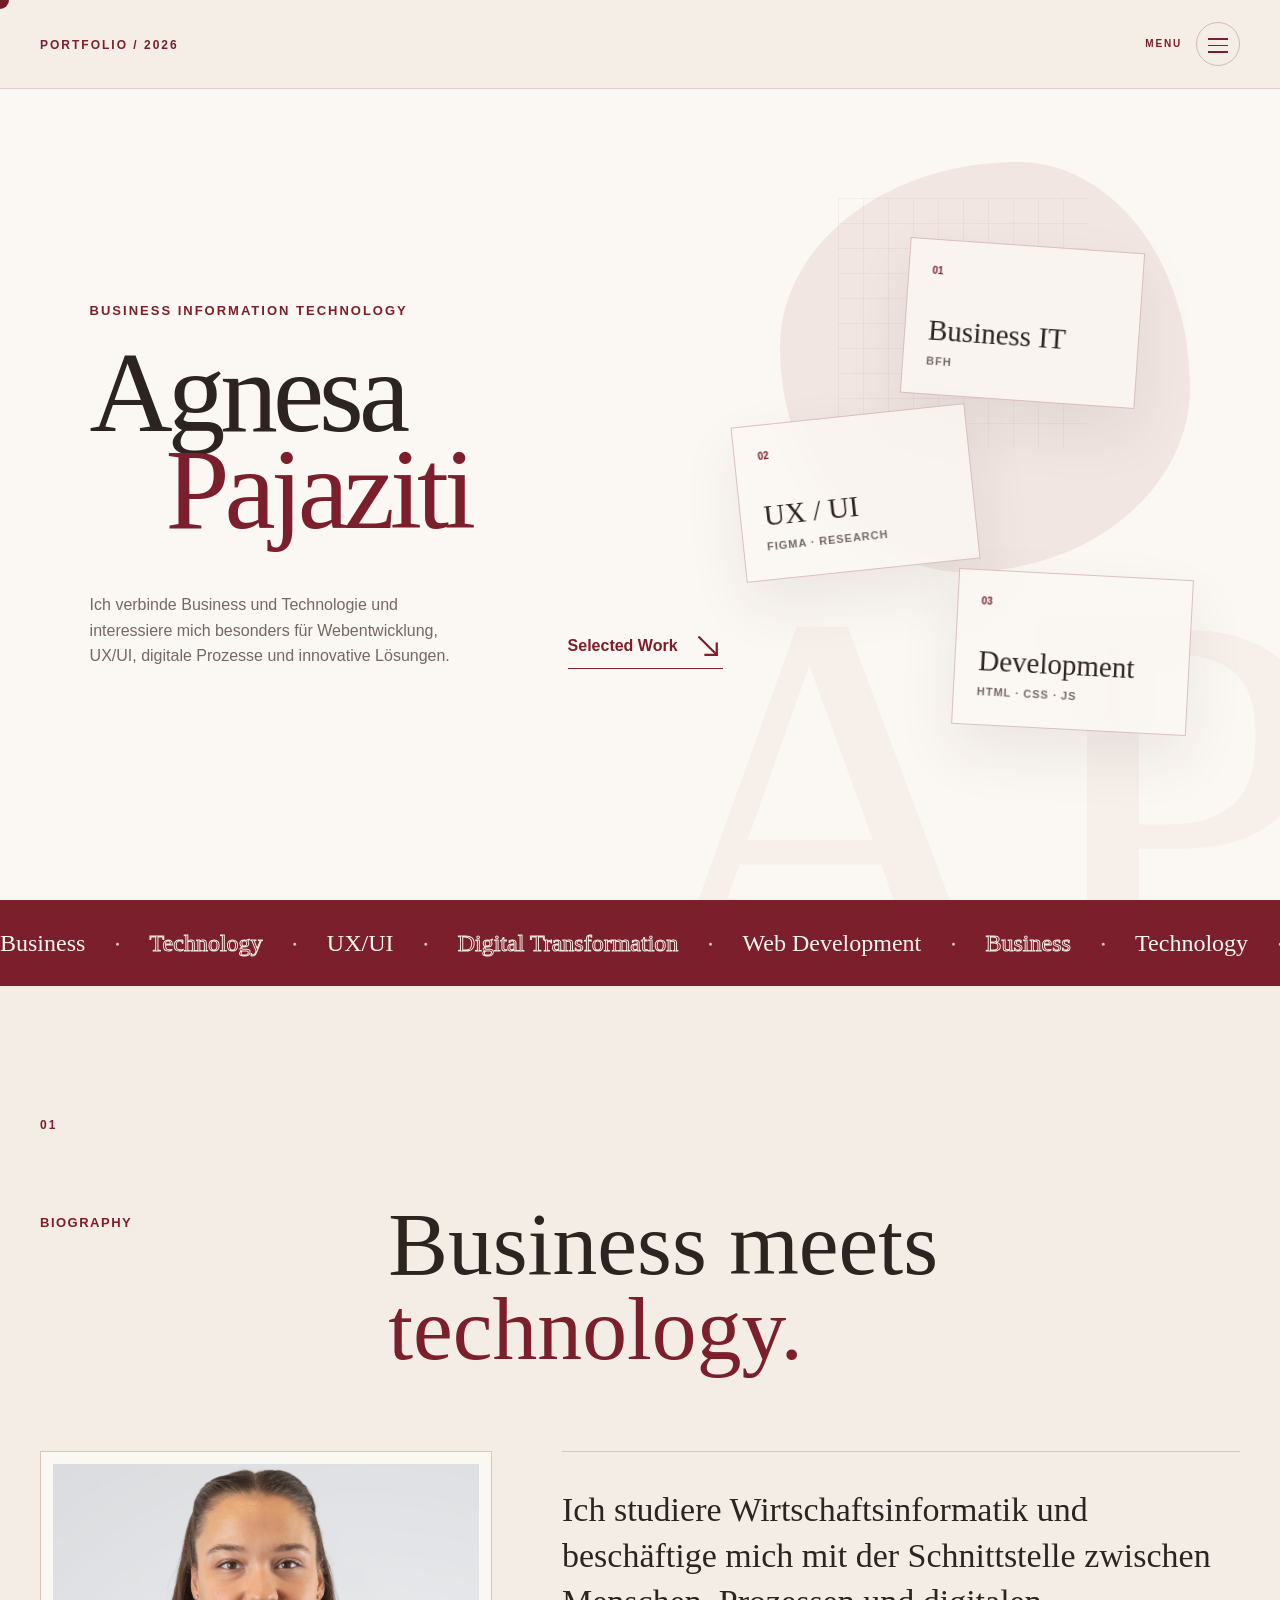
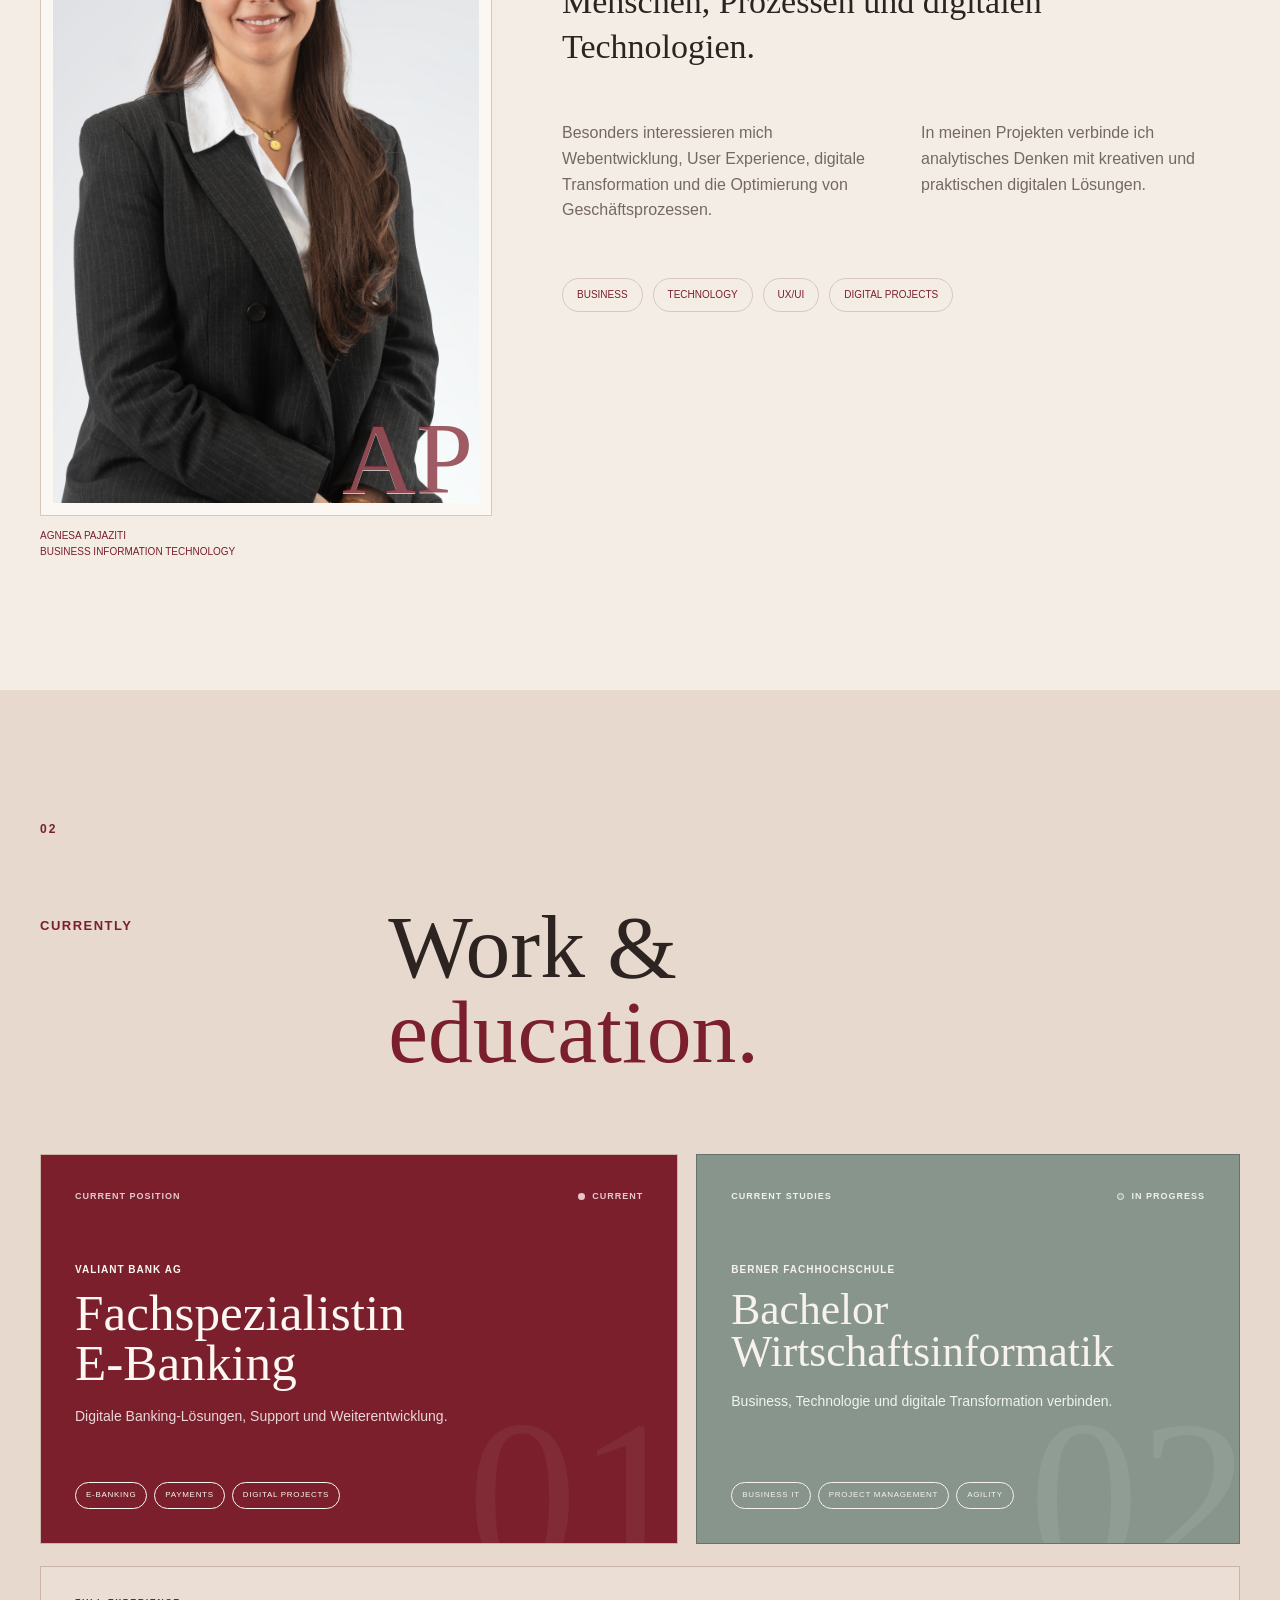
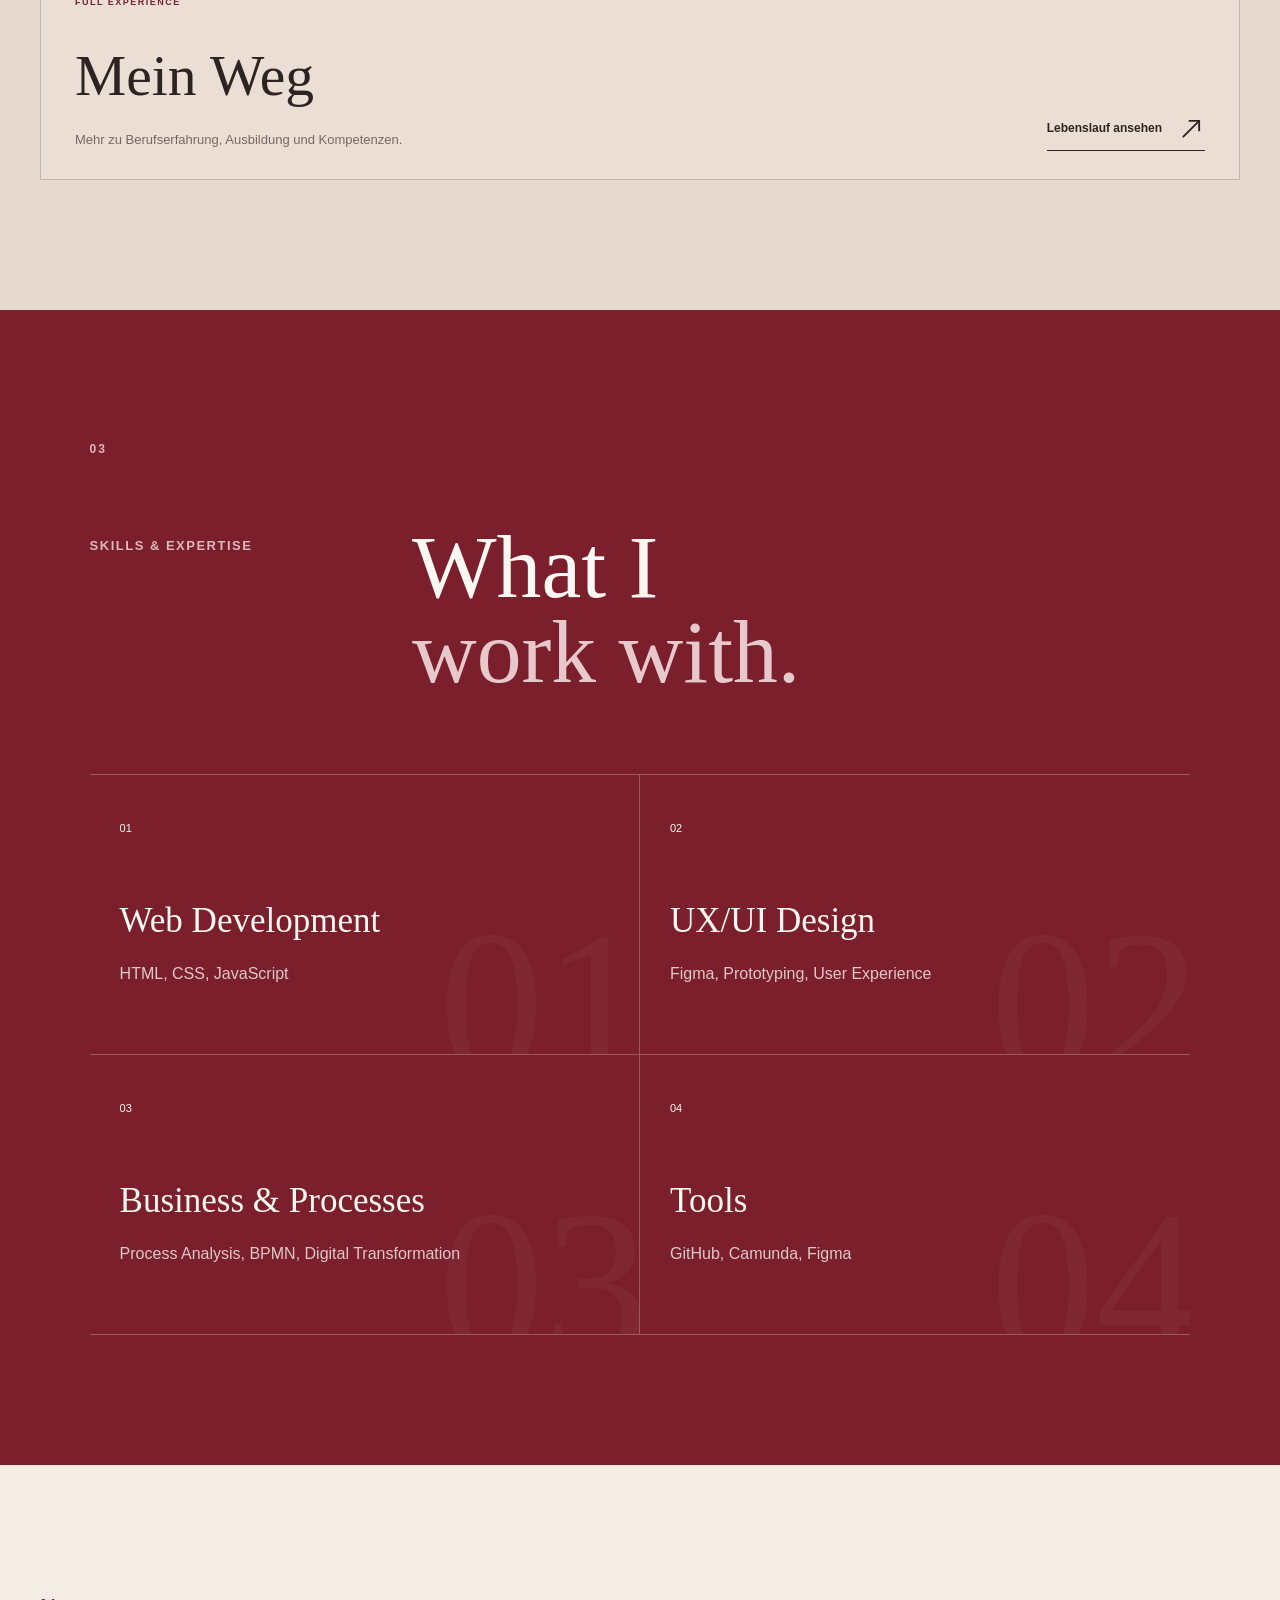
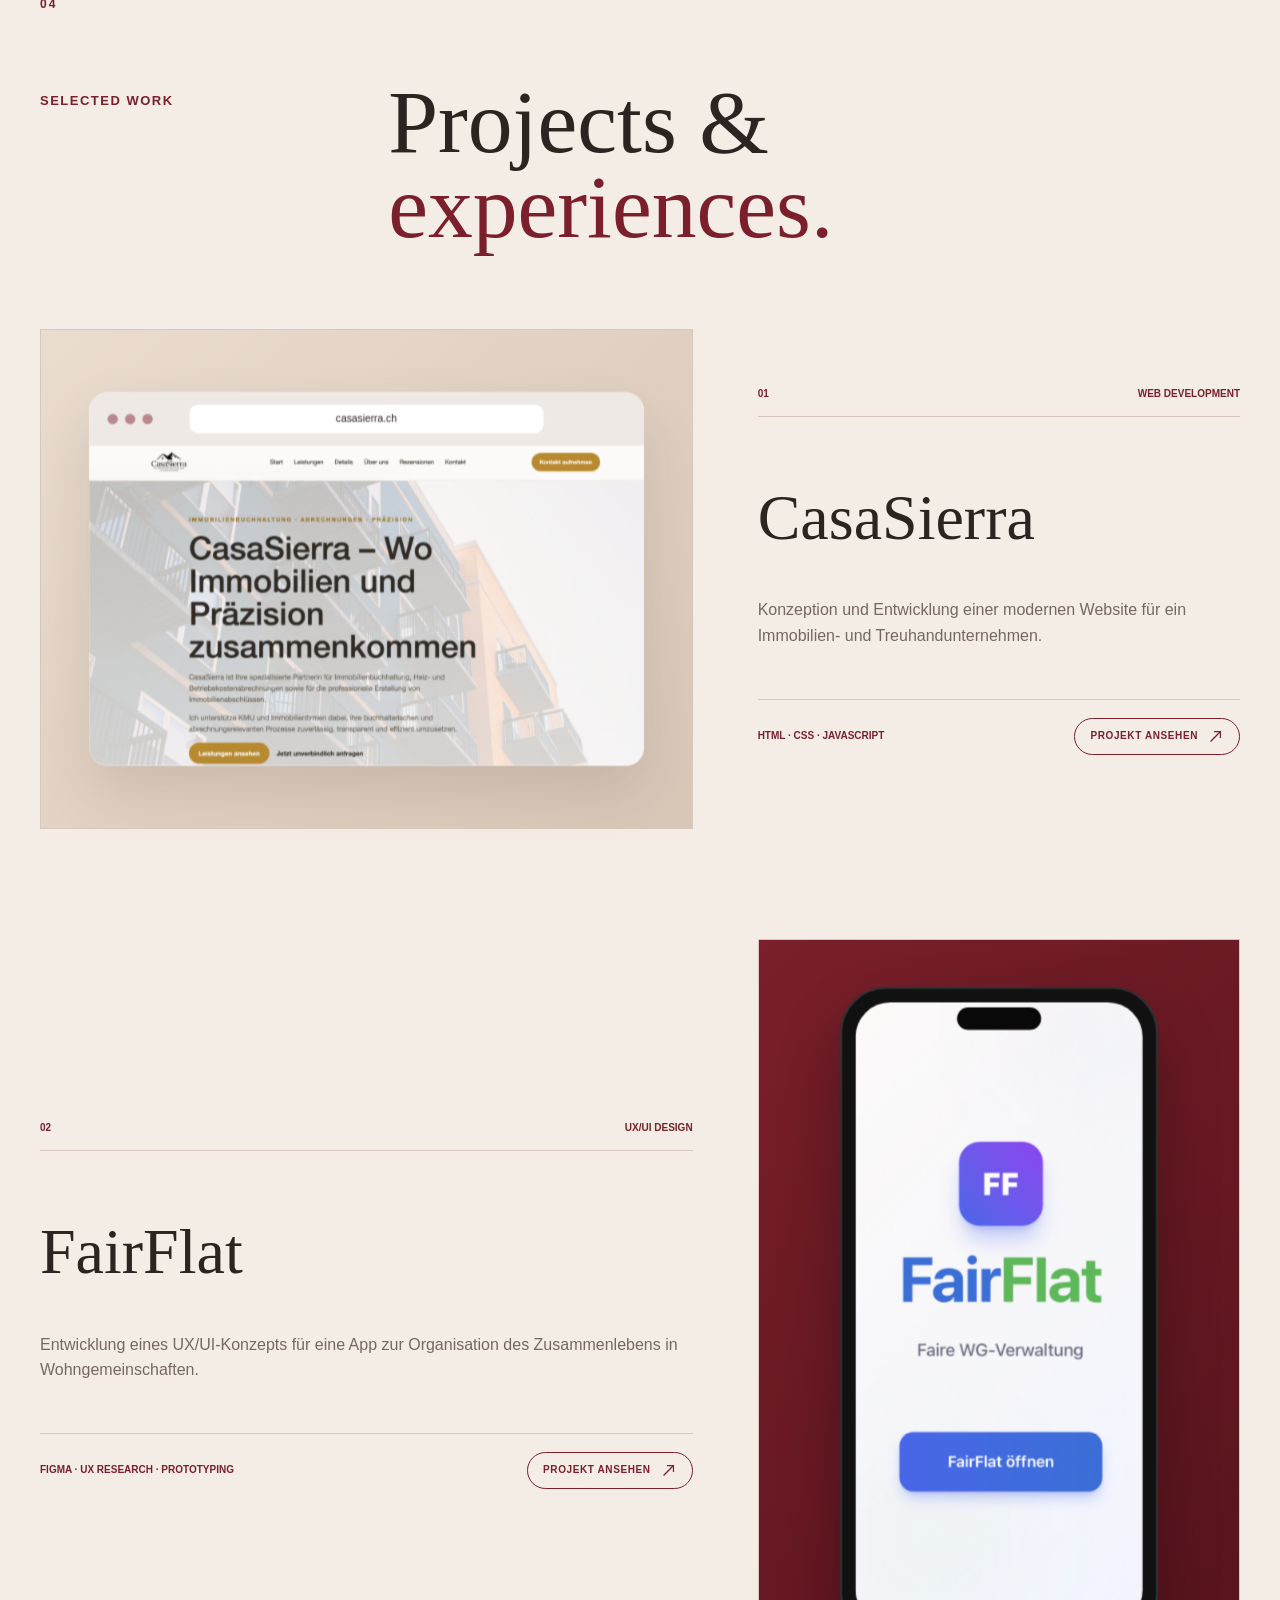
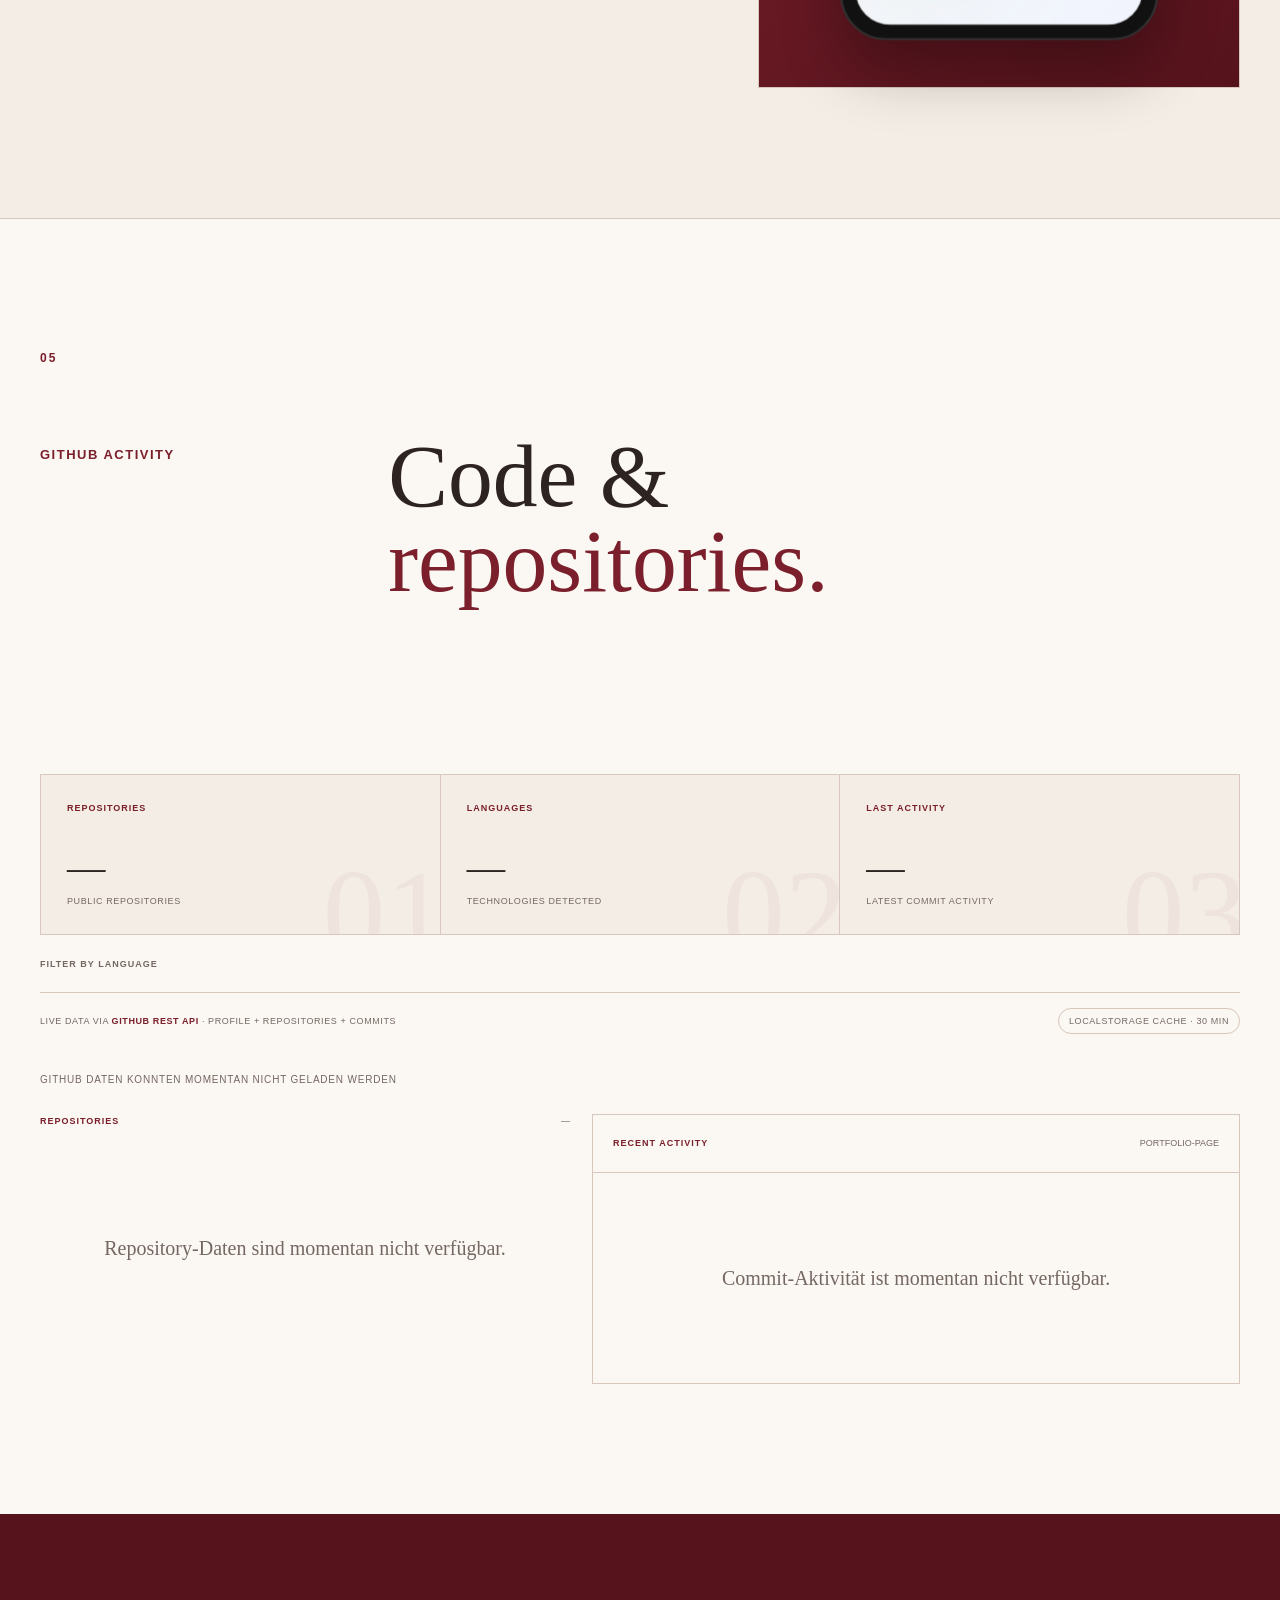
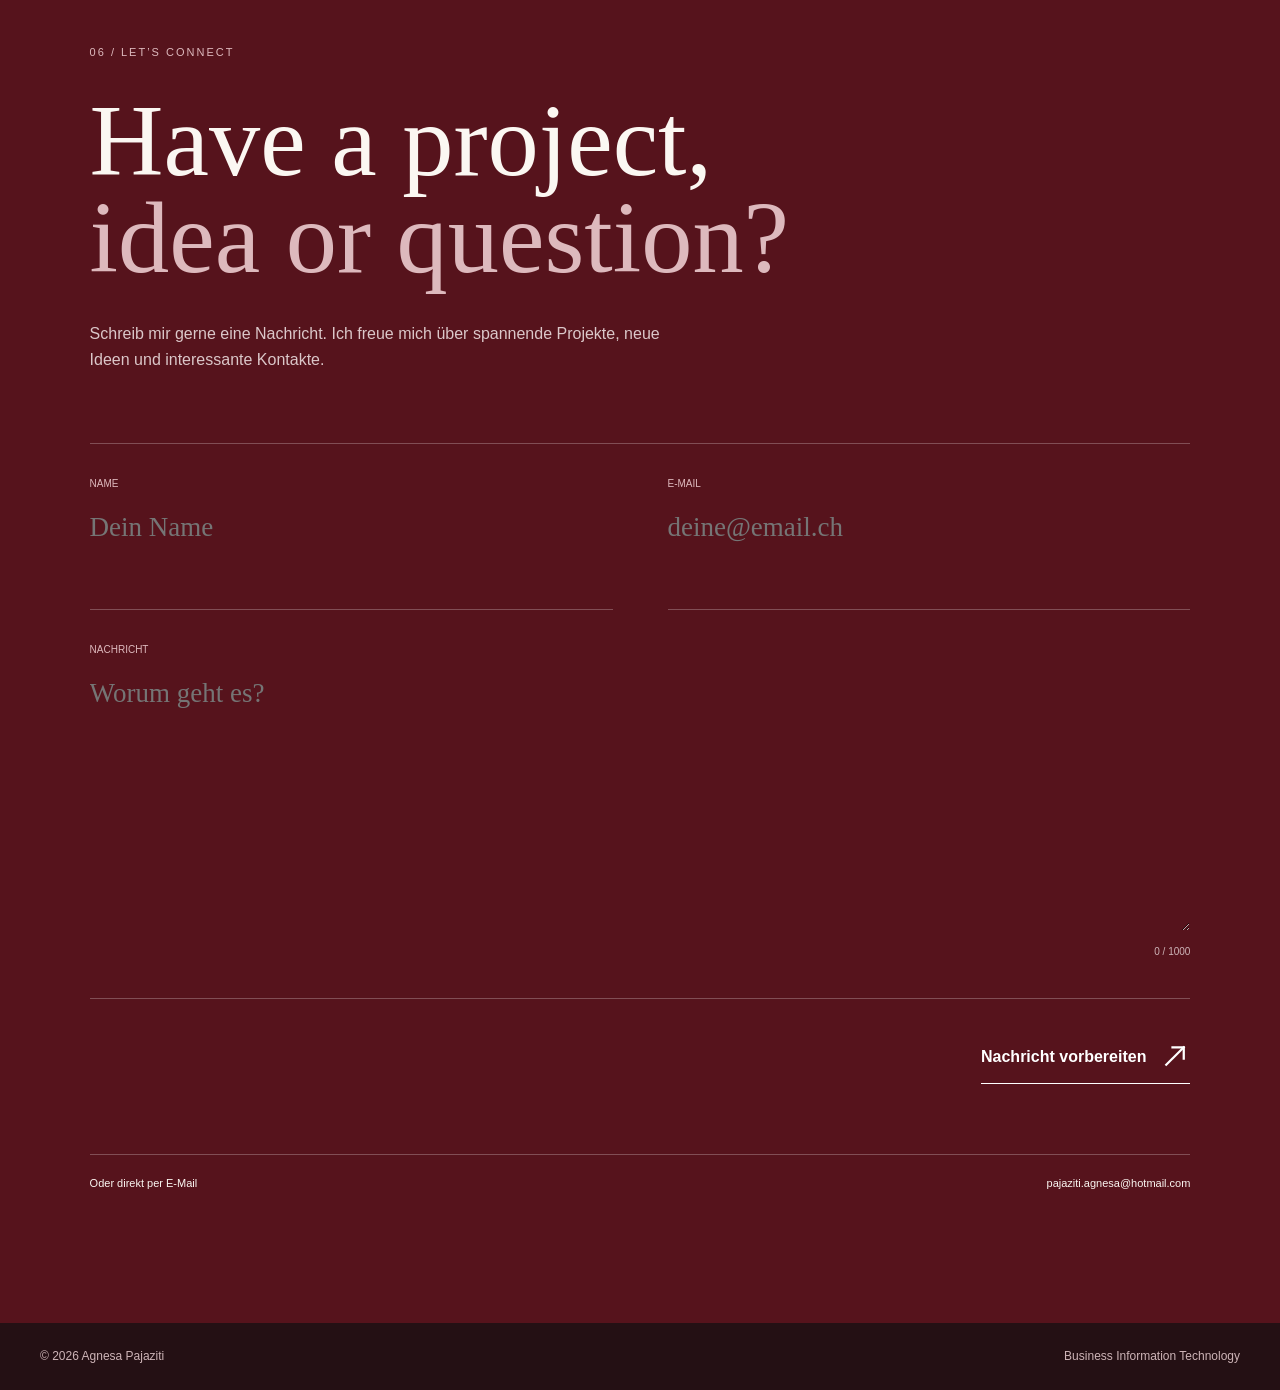
<file: index.html>
<!DOCTYPE html>
<html lang="de">

<head>
    <meta charset="UTF-8">

    <meta
        name="viewport"
        content="width=device-width, initial-scale=1.0"
    >

    <meta
        name="description"
        content="Portfolio von Agnesa Pajaziti – Wirtschaftsinformatik, Webentwicklung, UX/UI und digitale Projekte."
    >

    <title>Agnesa Pajaziti | Portfolio</title>

    <link
        rel="stylesheet"
        href="style.css"
    >
</head>

<body>

    <!-- CUSTOM CURSOR -->
    <div
        class="custom-cursor"
        id="custom-cursor"
        aria-hidden="true"
    >
        <span id="custom-cursor-text"></span>
    </div>


    <!-- HEADER -->

    <header class="site-header">

        <nav class="navbar">

            <a
                href="#home"
                class="brand-block"
                data-cursor="HOME"
            >
                <span class="brand-subtitle">
                    Portfolio / 2026
                </span>
            </a>

            <div class="menu-area">

                <span class="menu-label">
                    MENU
                </span>

                <button
                    class="menu-toggle"
                    type="button"
                    aria-label="Navigation öffnen"
                    aria-expanded="false"
                    aria-controls="main-navigation"
                    data-cursor="MENU"
                >
                    <span></span>
                    <span></span>
                    <span></span>
                </button>

            </div>

            <ul
                class="nav-links"
                id="main-navigation"
            >

                <li>
                    <a href="#about">
                        Biography
                    </a>
                </li>

                <li>
                    <a href="#experience">
                        Experience
                    </a>
                </li>

                <li>
                    <a href="#skills">
                        Skills
                    </a>
                </li>

                <li>
                    <a href="#projects">
                        My Work
                    </a>
                </li>

                <li>
                    <a href="#github">
                        GitHub
                    </a>
                </li>

                <li>
                    <a href="#contact">
                        Contact
                    </a>
                </li>

            </ul>

        </nav>

    </header>


    <main>

        <!-- HERO -->

        <section
            id="home"
            class="hero"
        >

            <div
                class="hero-background-word"
                aria-hidden="true"
            >
                AP
            </div>

            <div
                class="hero-orb"
                aria-hidden="true"
            ></div>

            <div
                class="hero-grid-decoration"
                aria-hidden="true"
            ></div>


            <div class="hero-main">

                <div class="hero-copy">

                    <p class="hero-label">
                        Business Information Technology
                    </p>

                    <h1>
                        Agnesa

                        <span>
                            Pajaziti
                        </span>
                    </h1>


                    <div class="hero-bottom">

                        <p class="hero-description">
                            Ich verbinde Business und Technologie und interessiere
                            mich besonders für Webentwicklung, UX/UI,
                            digitale Prozesse und innovative Lösungen.
                        </p>

                        <a
                            href="#projects"
                            class="hero-link"
                            data-cursor="VIEW"
                        >
                            Selected Work

                            <svg
                                class="arrow-icon"
                                viewBox="0 0 24 24"
                                aria-hidden="true"
                            >
                                <path d="M5 5 L19 19"></path>
                                <path d="M10 19 H19 V10"></path>
                            </svg>

                        </a>

                    </div>

                </div>


                <!-- FLOATING CARDS -->

                <div
                    class="hero-cards"
                    aria-hidden="true"
                >

                    <article class="hero-card hero-card-one">

                        <span>
                            01
                        </span>

                        <p>
                            Business IT
                        </p>

                        <strong>
                            BFH
                        </strong>

                    </article>


                    <article class="hero-card hero-card-two">

                        <span>
                            02
                        </span>

                        <p>
                            UX / UI
                        </p>

                        <strong>
                            Figma · Research
                        </strong>

                    </article>


                    <article class="hero-card hero-card-three">

                        <span>
                            03
                        </span>

                        <p>
                            Development
                        </p>

                        <strong>
                            HTML · CSS · JS
                        </strong>

                    </article>

                </div>

            </div>

        </section>


        <!-- TICKER -->

        <section
            class="ticker-section"
            aria-label="Portfolio Themen"
        >

            <div class="ticker-track">

                <div class="ticker-content">

                    <span>
                        Business
                    </span>

                    <i>
                        ●
                    </i>

                    <span class="ticker-outline">
                        Technology
                    </span>

                    <i>
                        ●
                    </i>

                    <span>
                        UX/UI
                    </span>

                    <i>
                        ●
                    </i>

                    <span class="ticker-outline">
                        Digital Transformation
                    </span>

                    <i>
                        ●
                    </i>

                    <span>
                        Web Development
                    </span>

                    <i>
                        ●
                    </i>

                    <span class="ticker-outline">
                        Business
                    </span>

                    <i>
                        ●
                    </i>

                    <span>
                        Technology
                    </span>

                    <i>
                        ●
                    </i>

                    <span class="ticker-outline">
                        UX/UI
                    </span>

                    <i>
                        ●
                    </i>

                    <span>
                        Digital Transformation
                    </span>

                    <i>
                        ●
                    </i>

                    <span class="ticker-outline">
                        Web Development
                    </span>

                </div>

            </div>

        </section>


        <!-- BIOGRAPHY -->

        <section
            id="about"
            class="editorial-section"
        >

            <div class="section-number">
                01
            </div>


            <div class="section-heading">

                <p>
                    Biography
                </p>

                <h2>
                    Business meets

                    <span>
                        technology.
                    </span>
                </h2>

            </div>


            <div class="bio-layout">

                <div class="bio-image-column">

                    <div class="bio-image-frame">

                        <img
                            src="Pajaziti_Agnesa_paz_10922_bea.jpg"
                            alt="Portrait von Agnesa Pajaziti"
                            class="bio-image"
                        >

                        <div
                            class="image-number"
                            aria-hidden="true"
                        >
                            AP
                        </div>

                    </div>


                    <div class="bio-image-caption">

                        <span>
                            Agnesa Pajaziti
                        </span>

                        <span>
                            Business Information Technology
                        </span>

                    </div>

                </div>


                <div class="bio-content">

                    <p class="large-text">
                        Ich studiere Wirtschaftsinformatik und beschäftige mich
                        mit der Schnittstelle zwischen Menschen, Prozessen
                        und digitalen Technologien.
                    </p>


                    <div class="bio-small-text">

                        <p>
                            Besonders interessieren mich Webentwicklung,
                            User Experience, digitale Transformation und
                            die Optimierung von Geschäftsprozessen.
                        </p>

                        <p>
                            In meinen Projekten verbinde ich analytisches Denken
                            mit kreativen und praktischen digitalen Lösungen.
                        </p>

                    </div>


                    <div class="bio-tags">

                        <span>
                            Business
                        </span>

                        <span>
                            Technology
                        </span>

                        <span>
                            UX/UI
                        </span>

                        <span>
                            Digital Projects
                        </span>

                    </div>

                </div>

            </div>

        </section>


        <!-- CURRENT EXPERIENCE -->

        <section
            id="experience"
            class="experience-section"
        >

            <div class="experience-inner">

                <div class="section-number">
                    02
                </div>


                <div class="section-heading">

                    <p>
                        Currently
                    </p>

                    <h2>
                        Work &

                        <span>
                            education.
                        </span>
                    </h2>

                </div>


                <div class="current-grid">

                    <!-- VALIANT -->

                    <article class="current-card current-work">

                        <div class="current-card-top">

                            <span>
                                CURRENT POSITION
                            </span>

                            <span class="live-indicator">

                                <i></i>

                                Current

                            </span>

                        </div>


                        <div class="current-card-number">
                            01
                        </div>


                        <p class="current-company">
                            Valiant Bank AG
                        </p>


                        <h3>
                            Fachspezialistin

                            <span>
                                E-Banking
                            </span>
                        </h3>


                        <p class="current-description">
                            Digitale Banking-Lösungen,
                            Support und Weiterentwicklung.
                        </p>


                        <div class="current-tags">

                            <span>
                                E-Banking
                            </span>

                            <span>
                                Payments
                            </span>

                            <span>
                                Digital Projects
                            </span>

                        </div>

                    </article>


                    <!-- BFH -->

                    <article class="current-card current-study">

                        <div class="current-card-top">

                            <span>
                                CURRENT STUDIES
                            </span>

                            <span class="study-indicator">

                                <i></i>

                                In Progress

                            </span>

                        </div>


                        <div class="current-card-number">
                            02
                        </div>


                        <p class="current-company">
                            Berner Fachhochschule
                        </p>


                        <h3 class="study-title">
                            Bachelor

                            <span>
                                Wirtschafts&shy;informatik
                            </span>
                        </h3>


                        <p class="current-description">
                            Business, Technologie und digitale
                            Transformation verbinden.
                        </p>


                        <div class="current-tags">

                            <span>
                                Business IT
                            </span>

                            <span>
                                Project Management
                            </span>

                            <span>
                                Agility
                            </span>

                        </div>

                    </article>

                </div>


                <!-- CV PDF LINK -->

                <a
                    href="CV.pdf"
                    class="career-link"
                    data-cursor="OPEN"
                    target="_blank"
                    rel="noopener noreferrer"
                >

                    <div class="career-link-content">

                        <span class="career-link-label">
                            FULL EXPERIENCE
                        </span>

                        <h3>
                            Mein Weg
                        </h3>

                        <p>
                            Mehr zu Berufserfahrung,
                            Ausbildung und Kompetenzen.
                        </p>

                    </div>


                    <div class="career-link-action">

                        <span>
                            Lebenslauf ansehen
                        </span>

                        <svg
                            class="career-arrow"
                            viewBox="0 0 24 24"
                            aria-hidden="true"
                        >
                            <path d="M5 19 L19 5"></path>
                            <path d="M10 5 H19 V14"></path>
                        </svg>

                    </div>

                </a>

            </div>

        </section>


        <!-- SKILLS -->

        <section
            id="skills"
            class="skills-section"
        >

            <div class="section-number">
                03
            </div>


            <div class="section-heading">

                <p>
                    Skills & Expertise
                </p>

                <h2>
                    What I

                    <span>
                        work with.
                    </span>
                </h2>

            </div>


            <div class="skills-grid">

                <article class="skill-item">

                    <span class="skill-background-number">
                        01
                    </span>

                    <span class="skill-number">
                        01
                    </span>

                    <h3>
                        Web Development
                    </h3>

                    <p>
                        HTML, CSS, JavaScript
                    </p>

                </article>


                <article class="skill-item">

                    <span class="skill-background-number">
                        02
                    </span>

                    <span class="skill-number">
                        02
                    </span>

                    <h3>
                        UX/UI Design
                    </h3>

                    <p>
                        Figma, Prototyping, User Experience
                    </p>

                </article>


                <article class="skill-item">

                    <span class="skill-background-number">
                        03
                    </span>

                    <span class="skill-number">
                        03
                    </span>

                    <h3>
                        Business & Processes
                    </h3>

                    <p>
                        Process Analysis, BPMN, Digital Transformation
                    </p>

                </article>


                <article class="skill-item">

                    <span class="skill-background-number">
                        04
                    </span>

                    <span class="skill-number">
                        04
                    </span>

                    <h3>
                        Tools
                    </h3>

                    <p>
                        GitHub, Camunda, Figma
                    </p>

                </article>

            </div>

        </section>


        <!-- PROJECTS -->

        <section
            id="projects"
            class="projects-section"
        >

            <div class="section-number">
                04
            </div>


            <div class="section-heading">

                <p>
                    Selected Work
                </p>

                <h2>
                    Projects &

                    <span>
                        experiences.
                    </span>
                </h2>

            </div>


            <div
                class="project-showcase"
                id="project-showcase"
            ></div>

        </section>


        <!-- GITHUB -->

        <section
            id="github"
            class="github-section"
        >

            <div class="github-inner">

                <div class="section-number">
                    05
                </div>


                <div class="section-heading">

                    <p>
                        GitHub Activity
                    </p>

                    <h2>
                        Code &

                        <span>
                            repositories.
                        </span>
                    </h2>

                </div>


                <div class="github-intro">

                    <p>
                        Meine öffentlichen GitHub-Repositories werden
                        automatisch über die GitHub API geladen.
                    </p>


                    <a
                        href="https://github.com/Agnesa22"
                        target="_blank"
                        rel="noopener noreferrer"
                        class="github-profile-link"
                        data-cursor="OPEN"
                    >
                        GitHub Profile

                        <svg
                            class="arrow-icon"
                            viewBox="0 0 24 24"
                            aria-hidden="true"
                        >
                            <path d="M5 19 L19 5"></path>
                            <path d="M10 5 H19 V14"></path>
                        </svg>

                    </a>

                </div>


                <div
                    id="github-status"
                    class="github-status"
                    aria-live="polite"
                >
                    Repositories werden geladen...
                </div>


                <div
                    id="github-repositories"
                    class="github-grid"
                ></div>

            </div>

        </section>


        <!-- CONTACT -->

        <section
            id="contact"
            class="contact-section"
        >

            <div class="contact-inner">

                <div class="contact-header">

                    <p class="contact-label">
                        06 / Let’s connect
                    </p>

                    <h2>
                        Have a project,

                        <span>
                            idea or question?
                        </span>
                    </h2>

                    <p class="contact-text">
                        Schreib mir gerne eine Nachricht.
                        Ich freue mich über spannende Projekte,
                        neue Ideen und interessante Kontakte.
                    </p>

                </div>


                <form
                    id="contact-form"
                    class="contact-form"
                    novalidate
                >

                    <div class="form-group">

                        <label for="contact-name">
                            Name
                        </label>

                        <input
                            type="text"
                            id="contact-name"
                            name="name"
                            autocomplete="name"
                            placeholder="Dein Name"
                        >

                        <p
                            class="form-error"
                            id="name-error"
                        ></p>

                    </div>


                    <div class="form-group">

                        <label for="contact-email">
                            E-Mail
                        </label>

                        <input
                            type="email"
                            id="contact-email"
                            name="email"
                            autocomplete="email"
                            placeholder="deine@email.ch"
                        >

                        <p
                            class="form-error"
                            id="email-error"
                        ></p>

                    </div>


                    <div class="form-group form-group-message">

                        <label for="contact-message">
                            Nachricht
                        </label>

                        <textarea
                            id="contact-message"
                            name="message"
                            rows="6"
                            placeholder="Worum geht es?"
                        ></textarea>


                        <div class="message-meta">

                            <p
                                class="form-error"
                                id="message-error"
                            ></p>

                            <span
                                id="character-count"
                                class="character-count"
                            >
                                0 / 1000
                            </span>

                        </div>

                    </div>


                    <div class="form-footer">

                        <p
                            id="form-status"
                            class="form-status"
                            aria-live="polite"
                        ></p>


                        <button
                            type="submit"
                            class="contact-submit"
                            data-cursor="SEND"
                        >
                            Nachricht vorbereiten

                            <svg
                                class="arrow-icon"
                                viewBox="0 0 24 24"
                                aria-hidden="true"
                            >
                                <path d="M5 19 L19 5"></path>
                                <path d="M10 5 H19 V14"></path>
                            </svg>

                        </button>

                    </div>

                </form>


                <div class="contact-direct">

                    <span>
                        Oder direkt per E-Mail
                    </span>

                    <a
                        href="mailto:pajaziti.agnesa@hotmail.com"
                        data-cursor="MAIL"
                    >
                        pajaziti.agnesa@hotmail.com
                    </a>

                </div>

            </div>

        </section>

    </main>


    <!-- PROJECT MODAL -->

    <div
        class="project-modal"
        id="project-modal"
        aria-hidden="true"
    >

        <div
            class="project-modal-backdrop"
            data-modal-close
        ></div>


        <div
            class="project-modal-dialog"
            role="dialog"
            aria-modal="true"
            aria-labelledby="modal-project-title"
        >

            <button
                class="project-modal-close"
                type="button"
                aria-label="Projektansicht schliessen"
                data-modal-close
            >
                ×
            </button>


            <div class="project-modal-meta">

                <span id="modal-project-number"></span>

                <span id="modal-project-category"></span>

            </div>


            <h2 id="modal-project-title"></h2>

            <p
                class="project-modal-intro"
                id="modal-project-description"
            ></p>


            <div class="project-modal-grid">

                <article class="modal-detail">

                    <span>
                        01
                    </span>

                    <h3>
                        Ausgangslage
                    </h3>

                    <p id="modal-project-challenge"></p>

                </article>


                <article class="modal-detail">

                    <span>
                        02
                    </span>

                    <h3>
                        Umsetzung
                    </h3>

                    <p id="modal-project-solution"></p>

                </article>


                <article class="modal-detail">

                    <span>
                        03
                    </span>

                    <h3>
                        Ergebnis
                    </h3>

                    <p id="modal-project-result"></p>

                </article>

            </div>


            <div class="project-modal-footer">

                <span>
                    Technologies
                </span>

                <p id="modal-project-technologies"></p>

            </div>

        </div>

    </div>


    <!-- FOOTER -->

    <footer>

        <p>
            © 2026 Agnesa Pajaziti
        </p>

        <p>
            Business Information Technology
        </p>

    </footer>


    <!-- JAVASCRIPT -->

    <script src="script.js"></script>
    <script src="github-enhancements.js"></script>
    <script src="accessibility-enhancements.js"></script>

</body>

</html>
</file>
<file: style.css>
:root {
    --cream: #f4ede5;
    --cream-light: #fbf7f2;
    --cream-dark: #e7d9ce;

    --burgundy: #7a1f2b;
    --burgundy-dark: #56131c;
    --burgundy-soft: #b8898f;

    --sage: #87958c;
    --sage-dark: #65736a;
    --sage-light: #dfe4df;

    --text: #2d2422;
    --text-soft: #756863;

    --line: #d8c7bc;

    --max-width: 1280px;
    --header-height: 88px;

    --arrow-size: 30px;
}


/* RESET */

* {
    box-sizing: border-box;
    margin: 0;
    padding: 0;
}

html {
    scroll-behavior: smooth;
}

body {
    font-family: Arial, Helvetica, sans-serif;
    background: var(--cream);
    color: var(--text);
    line-height: 1.6;
    overflow-x: hidden;
}

body.menu-open,
body.modal-open {
    overflow: hidden;
}

a {
    color: inherit;
    text-decoration: none;
}

button,
input,
textarea {
    font: inherit;
}

ul {
    list-style: none;
}


/* CUSTOM CURSOR */

.custom-cursor {
    position: fixed;

    top: 0;
    left: 0;

    z-index: 9999;

    width: 18px;
    height: 18px;

    display: flex;

    align-items: center;
    justify-content: center;

    border-radius: 50%;

    background: var(--burgundy);

    color: white;

    font-size: 0;

    font-weight: 700;

    letter-spacing: 1px;

    pointer-events: none;

    transform:
        translate(-50%, -50%);

    transition:
        width 0.25s ease,
        height 0.25s ease,
        background-color 0.25s ease,
        font-size 0.25s ease;

    mix-blend-mode: multiply;
}

.custom-cursor.is-active {
    width: 72px;
    height: 72px;

    font-size: 9px;

    background:
        rgba(122, 31, 43, 0.9);

    mix-blend-mode: normal;
}


/* HEADER */

.site-header {
    position: fixed;

    top: 0;
    left: 0;

    width: 100%;

    z-index: 1000;

    background:
        rgba(244, 237, 229, 0.92);

    border-bottom:
        1px solid
        rgba(122, 31, 43, 0.14);

    backdrop-filter:
        blur(14px);

    -webkit-backdrop-filter:
        blur(14px);
}

.navbar {
    max-width:
        var(--max-width);

    min-height:
        var(--header-height);

    margin:
        0 auto;

    padding:
        16px 40px;

    display: flex;

    align-items: center;

    justify-content:
        space-between;
}

.brand-subtitle {
    font-size: 12px;

    font-weight: 700;

    letter-spacing: 2px;

    text-transform:
        uppercase;

    color:
        var(--burgundy);
}


/* MENU */

.menu-area {
    display: flex;

    align-items: center;

    gap: 14px;
}

.menu-label {
    font-size: 10px;

    font-weight: 700;

    letter-spacing: 1.8px;

    color:
        var(--burgundy);
}

.menu-toggle {
    width: 44px;
    height: 44px;

    padding: 10px;

    border:
        1px solid
        rgba(122, 31, 43, 0.25);

    border-radius: 50%;

    background: transparent;

    cursor: pointer;
}

.menu-toggle span {
    display: block;

    width: 20px;
    height: 1.5px;

    margin: 5px auto;

    background:
        var(--burgundy);

    transition:
        transform 0.3s ease,
        opacity 0.3s ease;
}

.menu-toggle.is-active
span:nth-child(1) {
    transform:
        translateY(6.5px)
        rotate(45deg);
}

.menu-toggle.is-active
span:nth-child(2) {
    opacity: 0;
}

.menu-toggle.is-active
span:nth-child(3) {
    transform:
        translateY(-6.5px)
        rotate(-45deg);
}


/* NAVIGATION */

.nav-links {
    position: fixed;

    top:
        var(--header-height);

    right: 0;

    width: 28vw;

    min-height:
        calc(
            100vh -
            var(--header-height)
        );

    padding:
        30px 35px;

    background:
        var(--cream-light);

    border-left:
        1px solid
        var(--line);

    opacity: 0;

    visibility: hidden;

    transform:
        translateX(100%);

    pointer-events: none;

    transition:
        opacity 0.4s ease,
        transform 0.4s ease,
        visibility 0.4s ease;
}

.nav-links.is-open {
    opacity: 1;

    visibility: visible;

    transform:
        translateX(0);

    pointer-events: auto;
}

.nav-links li {
    border-bottom:
        1px solid
        var(--line);
}

.nav-links a {
    display: block;

    padding:
        18px 0;

    font-family:
        Georgia,
        "Times New Roman",
        serif;

    font-size: 28px;

    transition:
        color 0.25s ease,
        padding-left 0.25s ease;
}

.nav-links a:hover {
    color:
        var(--burgundy);

    padding-left:
        8px;
}


/* ARROWS */

.arrow-icon {
    width:
        var(--arrow-size);

    height:
        var(--arrow-size);

    display: block;

    fill: none;

    stroke: currentColor;

    stroke-width: 1.8;

    stroke-linecap: square;

    stroke-linejoin: miter;
}


/* HERO */

.hero {
    position: relative;

    min-height: 100vh;

    padding:
        150px 7% 80px;

    display: flex;

    align-items: center;

    overflow: hidden;

    background:
        var(--cream-light);
}

.hero-main {
    position: relative;

    z-index: 4;

    width: 100%;

    max-width:
        var(--max-width);

    margin:
        0 auto;

    display: grid;

    grid-template-columns:
        1.15fr 0.85fr;

    align-items: center;
}

.hero-label {
    margin-bottom: 22px;

    font-size: 13px;

    font-weight: 700;

    letter-spacing: 2px;

    text-transform: uppercase;

    color:
        var(--burgundy);
}

.hero h1 {
    margin-bottom: 55px;

    font-family:
        Georgia,
        "Times New Roman",
        serif;

    font-size:
        clamp(
            75px,
            9vw,
            145px
        );

    font-weight: 400;

    line-height: 0.84;

    letter-spacing: -5px;
}

.hero h1 span {
    display: block;

    margin-left: 12%;

    color:
        var(--burgundy);
}

.hero-bottom {
    display: grid;

    grid-template-columns:
        1fr 0.6fr;

    gap: 50px;

    align-items: end;
}

.hero-description {
    max-width: 600px;

    color:
        var(--text-soft);
}

.hero-link {
    justify-self: end;

    display: flex;

    align-items: center;

    gap: 15px;

    padding-bottom: 7px;

    border-bottom:
        1px solid
        var(--burgundy);

    color:
        var(--burgundy);

    font-weight: 700;
}


/* HERO DECORATION */

.hero-background-word {
    position: absolute;

    right: -4%;
    bottom: -20%;

    z-index: 0;

    font-family:
        Georgia,
        "Times New Roman",
        serif;

    font-size:
        min(43vw, 650px);

    line-height: 1;

    color:
        rgba(122, 31, 43, 0.035);

    user-select: none;
}

.hero-orb {
    position: absolute;

    right: 7%;
    top: 18%;

    width: 410px;
    height: 410px;

    border-radius:
        58% 42% 55% 45% /
        45% 55% 45% 55%;

    background:
        rgba(122, 31, 43, 0.08);

    animation:
        blobMove
        10s
        ease-in-out
        infinite;
}

@keyframes blobMove {

    0%,
    100% {
        border-radius:
            58% 42% 55% 45% /
            45% 55% 45% 55%;
    }

    50% {
        border-radius:
            40% 60% 42% 58% /
            55% 42% 58% 45%;
    }
}

.hero-grid-decoration {
    position: absolute;

    right: 15%;
    top: 22%;

    width: 250px;
    height: 250px;

    opacity: 0.15;

    background-image:
        linear-gradient(
            rgba(122, 31, 43, 0.3) 1px,
            transparent 1px
        ),
        linear-gradient(
            90deg,
            rgba(122, 31, 43, 0.3) 1px,
            transparent 1px
        );

    background-size:
        25px 25px;
}


/* HERO CARDS */

.hero-cards {
    position: relative;

    height: 520px;

    perspective: 1000px;
}

.hero-card {
    position: absolute;

    width: 235px;

    min-height: 155px;

    padding: 23px;

    display: flex;

    flex-direction: column;

    justify-content:
        space-between;

    border:
        1px solid
        rgba(122, 31, 43, 0.25);

    background:
        rgba(251, 247, 242, 0.82);

    backdrop-filter:
        blur(13px);

    -webkit-backdrop-filter:
        blur(13px);

    box-shadow:
        0 25px 60px
        rgba(45, 36, 34, 0.08);

    transition:
        transform 0.3s ease;
}

.hero-card span {
    font-size: 10px;

    font-weight: 700;

    color:
        var(--burgundy);
}

.hero-card p {
    margin-top: 28px;

    font-family:
        Georgia,
        "Times New Roman",
        serif;

    font-size: 29px;
}

.hero-card strong {
    font-size: 11px;

    text-transform: uppercase;

    letter-spacing: 1px;

    color:
        var(--text-soft);
}

.hero-card-one {
    top: 20px;
    right: 50px;

    transform:
        rotate(4deg);
}

.hero-card-two {
    top: 190px;
    left: 15px;

    transform:
        rotate(-6deg);
}

.hero-card-three {
    right: 0;
    bottom: 15px;

    transform:
        rotate(3deg);
}


/* TICKER */

.ticker-section {
    overflow: hidden;

    padding:
        24px 0;

    background:
        var(--burgundy);

    color:
        var(--cream-light);
}

.ticker-track {
    width:
        max-content;

    animation:
        ticker
        30s
        linear
        infinite;
}

.ticker-content {
    display: flex;

    align-items: center;

    gap: 30px;

    white-space: nowrap;

    font-family:
        Georgia,
        "Times New Roman",
        serif;

    font-size: 24px;
}

.ticker-content i {
    font-family:
        Arial,
        Helvetica,
        sans-serif;

    font-size: 7px;

    color:
        #e2bdc0;
}

.ticker-outline {
    color: transparent;

    -webkit-text-stroke:
        1px
        #f4ede5;
}

@keyframes ticker {

    from {
        transform:
            translateX(0);
    }

    to {
        transform:
            translateX(-50%);
    }
}


/* COMMON */

.editorial-section,
.experience-inner,
.skills-section,
.projects-section,
.github-inner {
    max-width:
        var(--max-width);

    margin:
        0 auto;

    padding:
        130px 40px;
}

.section-number {
    margin-bottom: 65px;

    font-size: 12px;

    font-weight: 700;

    letter-spacing: 2px;

    color:
        var(--burgundy);
}

.section-heading {
    display: grid;

    grid-template-columns:
        0.35fr 1fr;

    gap: 50px;

    margin-bottom: 80px;
}

.section-heading > p {
    padding-top: 12px;

    font-size: 13px;

    font-weight: 700;

    text-transform: uppercase;

    letter-spacing: 1.5px;

    color:
        var(--burgundy);
}

.section-heading h2 {
    font-family:
        Georgia,
        "Times New Roman",
        serif;

    font-size:
        clamp(
            52px,
            7vw,
            95px
        );

    line-height: 0.95;

    font-weight: 400;
}

.section-heading h2 span {
    display: block;

    color:
        var(--burgundy);
}


/* BIOGRAPHY */

.bio-layout {
    display: grid;

    grid-template-columns:
        0.8fr 1.2fr;

    gap: 70px;

    align-items: start;
}

.bio-image-frame {
    position: relative;

    padding: 12px;

    overflow: hidden;

    border:
        1px solid
        var(--line);

    background:
        var(--cream-light);
}

.bio-image {
    position: relative;

    z-index: 1;

    display: block;

    width: 100%;
    height: auto;

    object-fit: contain;

    object-position:
        center top;

    transition:
        transform 0.6s ease;
}

.bio-image-frame:hover
.bio-image {
    transform:
        scale(1.02);
}

.image-number {
    position: absolute;

    right: 18px;
    bottom: 4px;

    z-index: 2;

    font-family:
        Georgia,
        "Times New Roman",
        serif;

    font-size:
        clamp(
            70px,
            8vw,
            120px
        );

    font-weight: 400;

    line-height: 1;

    color:
        rgba(122, 31, 43, 0.72);

    text-shadow:
        0 1px 0
        rgba(251, 247, 242, 0.7);

    pointer-events: none;
}

.bio-image-caption {
    margin-top: 12px;

    display: flex;

    flex-direction: column;

    font-size: 10px;

    text-transform: uppercase;

    color:
        var(--burgundy);
}

.bio-content {
    padding-top: 35px;

    border-top:
        1px solid
        var(--line);
}

.large-text {
    margin-bottom: 50px;

    font-family:
        Georgia,
        "Times New Roman",
        serif;

    font-size: 34px;

    line-height: 1.35;
}

.bio-small-text {
    display: grid;

    grid-template-columns:
        repeat(2, 1fr);

    gap: 40px;

    color:
        var(--text-soft);
}

.bio-tags {
    margin-top: 55px;

    display: flex;

    flex-wrap: wrap;

    gap: 10px;
}

.bio-tags span {
    padding:
        8px 14px;

    border:
        1px solid
        var(--line);

    border-radius: 100px;

    font-size: 10px;

    text-transform: uppercase;

    color:
        var(--burgundy);
}


/* EXPERIENCE */

.experience-section {
    background:
        var(--cream-dark);
}

.current-grid {
    display: grid;

    grid-template-columns:
        1.08fr 0.92fr;

    gap: 18px;

    margin-bottom: 22px;
}

.current-card {
    position: relative;

    min-height: 390px;

    padding: 34px;

    display: flex;

    flex-direction: column;

    overflow: hidden;

    border:
        1px solid
        #cbb5a7;

    transition:
        transform 0.35s ease,
        box-shadow 0.35s ease;
}

.current-card:hover {
    transform:
        translateY(-7px);

    box-shadow:
        0 24px 50px
        rgba(45, 36, 34, 0.11);
}


/* VALIANT */

.current-work {
    background:
        var(--burgundy);

    color:
        var(--cream-light);
}


/* BFH */

.current-study {
    background:
        var(--sage);

    color:
        #f7f2ec;

    border-color:
        var(--sage-dark);
}

.current-card-top {
    position: relative;

    z-index: 2;

    display: flex;

    align-items: center;

    justify-content:
        space-between;

    gap: 15px;

    font-size: 9px;

    font-weight: 700;

    letter-spacing: 1px;

    text-transform: uppercase;
}

.current-work
.current-card-top {
    color:
        #e6c9cc;
}

.current-study
.current-card-top {
    color:
        #eef0ed;
}


/* CURRENT INDICATOR */

.live-indicator,
.study-indicator {
    display: flex;

    align-items: center;

    gap: 7px;
}

.live-indicator i,
.study-indicator i {
    width: 7px;
    height: 7px;

    border-radius: 50%;
}

.live-indicator i {
    background:
        #f0c3c7;

    animation:
        livePulse
        1.8s ease
        infinite;
}

.study-indicator i {
    border:
        1px solid
        #eef0ed;

    background:
        rgba(255, 255, 255, 0.12);
}

@keyframes livePulse {

    0%,
    100% {
        box-shadow:
            0 0 0 0
            rgba(240, 195, 199, 0.35);
    }

    50% {
        box-shadow:
            0 0 0 7px
            rgba(240, 195, 199, 0);
    }
}


/* BACKGROUND NUMBERS */

.current-card-number {
    position: absolute;

    right: -10px;
    bottom: -65px;

    font-family:
        Georgia,
        "Times New Roman",
        serif;

    font-size: 220px;

    line-height: 1;

    color:
        rgba(255, 255, 255, 0.055);

    pointer-events: none;
}

.current-study
.current-card-number {
    color:
        rgba(255, 255, 255, 0.08);
}


/* CARD CONTENT */

.current-company {
    position: relative;

    z-index: 2;

    margin-top: 58px;

    margin-bottom: 10px;

    font-size: 10px;

    font-weight: 700;

    text-transform: uppercase;

    letter-spacing: 1px;
}

.current-card h3 {
    position: relative;

    z-index: 2;

    max-width: 100%;

    margin-bottom: 18px;

    font-family:
        Georgia,
        "Times New Roman",
        serif;

    font-size:
        clamp(
            38px,
            4vw,
            55px
        );

    font-weight: 400;

    line-height: 0.98;

    overflow-wrap: anywhere;
}

.current-card h3 span {
    display: block;
}

.current-study
.study-title {
    font-size:
        clamp(
            34px,
            3.4vw,
            47px
        );

    max-width: 100%;
}


/* DESCRIPTION */

.current-description {
    position: relative;

    z-index: 2;

    max-width: 440px;

    font-size: 14px;

    line-height: 1.5;
}

.current-work
.current-description {
    color:
        #ead7d9;
}

.current-study
.current-description {
    color:
        #f1f3f0;
}


/* TAGS */

.current-tags {
    position: relative;

    z-index: 2;

    margin-top: auto;

    padding-top: 25px;

    display: flex;

    flex-wrap: wrap;

    gap: 7px;
}

.current-tags span {
    padding:
        6px 10px;

    border:
        1px solid
        currentColor;

    border-radius: 100px;

    font-size: 8px;

    text-transform: uppercase;

    letter-spacing: 0.7px;
}


/* CAREER LINK */

.career-link {
    min-height: 170px;

    padding:
        28px 34px;

    display: flex;

    align-items: flex-end;

    justify-content:
        space-between;

    gap: 50px;

    border:
        1px solid
        #cbb5a7;

    background:
        rgba(251, 247, 242, 0.18);

    transition:
        background-color 0.35s ease,
        color 0.35s ease,
        transform 0.35s ease;
}

.career-link:hover {
    background:
        var(--text);

    color:
        var(--cream-light);

    transform:
        translateY(-4px);
}

.career-link-label {
    display: block;

    margin-bottom: 20px;

    font-size: 9px;

    font-weight: 700;

    letter-spacing: 1.5px;

    color:
        var(--burgundy);
}

.career-link:hover
.career-link-label {
    color:
        #ddb9bd;
}

.career-link h3 {
    margin-bottom: 8px;

    font-family:
        Georgia,
        "Times New Roman",
        serif;

    font-size:
        clamp(
            38px,
            4.5vw,
            58px
        );

    font-weight: 400;
}

.career-link p {
    max-width: 500px;

    font-size: 13px;

    color:
        var(--text-soft);
}

.career-link:hover p {
    color:
        #d6c9c3;
}

.career-link-action {
    flex-shrink: 0;

    display: flex;

    align-items: center;

    gap: 15px;

    padding-bottom: 7px;

    border-bottom:
        1px solid
        currentColor;

    font-size: 12px;

    font-weight: 700;
}

.career-arrow {
    width: 28px;
    height: 28px;

    fill: none;

    stroke: currentColor;

    stroke-width: 1.6;
}


/* SKILLS */

.skills-section {
    max-width: none;

    padding-left:
        max(
            7%,
            calc(
                (100vw - var(--max-width))
                / 2 + 40px
            )
        );

    padding-right:
        max(
            7%,
            calc(
                (100vw - var(--max-width))
                / 2 + 40px
            )
        );

    background:
        var(--burgundy);

    color:
        var(--cream-light);
}

.skills-section
.section-number,
.skills-section
.section-heading > p {
    color:
        #ddb9bd;
}

.skills-section
.section-heading h2 span {
    color:
        #e7c9cc;
}

.skills-grid {
    display: grid;

    grid-template-columns:
        repeat(2, 1fr);

    border-top:
        1px solid
        rgba(255, 255, 255, 0.25);
}

.skill-item {
    position: relative;

    min-height: 280px;

    padding:
        45px 30px;

    overflow: hidden;

    border-bottom:
        1px solid
        rgba(255, 255, 255, 0.25);

    transition:
        padding-left 0.35s ease,
        background-color 0.35s ease;
}

.skill-item:nth-child(odd) {
    border-right:
        1px solid
        rgba(255, 255, 255, 0.25);
}

.skill-item:hover {
    padding-left: 45px;

    background:
        rgba(255, 255, 255, 0.05);
}

.skill-number {
    position: relative;

    z-index: 2;

    display: block;

    margin-bottom: 55px;

    font-size: 11px;
}

.skill-item h3,
.skill-item p {
    position: relative;

    z-index: 2;
}

.skill-item h3 {
    margin-bottom: 12px;

    font-family:
        Georgia,
        "Times New Roman",
        serif;

    font-size: 35px;

    font-weight: 400;
}

.skill-item p {
    color:
        #e1c7ca;
}

.skill-background-number {
    position: absolute;

    right: -10px;
    bottom: -55px;

    font-family:
        Georgia,
        "Times New Roman",
        serif;

    font-size: 210px;

    line-height: 1;

    color:
        rgba(255, 255, 255, 0.04);

    transition:
        transform 0.4s ease;
}

.skill-item:hover
.skill-background-number {
    transform:
        translateY(-15px)
        rotate(-4deg);
}


/* PROJECTS */

.project-showcase {
    display: flex;

    flex-direction: column;

    gap: 110px;
}

.project-feature {
    display: grid;

    grid-template-columns:
        1.15fr 0.85fr;

    gap: 65px;

    align-items: center;
}

.project-feature-reverse
.project-visual {
    grid-column: 2;

    grid-row: 1;
}

.project-feature-reverse
.project-details {
    grid-column: 1;

    grid-row: 1;
}

.project-visual {
    min-height: 500px;

    padding: 55px;

    display: flex;

    align-items: center;

    justify-content: center;

    border:
        1px solid
        var(--line);

    perspective: 1000px;

    transform-style:
        preserve-3d;

    will-change:
        transform;

    transition:
        transform 0.18s ease-out,
        box-shadow 0.35s ease;
}

.project-visual:hover {
    box-shadow:
        0 30px 65px
        rgba(45, 36, 34, 0.13);
}

.project-visual-casasierra {
    background:
        linear-gradient(
            135deg,
            #eadccf,
            #d8c7b7
        );
}

.project-visual-fairflat {
    background:
        linear-gradient(
            135deg,
            var(--burgundy),
            var(--burgundy-dark)
        );
}


/* BROWSER */

.browser-mockup {
    width: 100%;

    overflow: hidden;

    border-radius: 18px;

    background: white;

    box-shadow:
        0 25px 55px
        rgba(45, 36, 34, 0.13);

    transform:
        translateZ(25px);

    transition:
        transform 0.3s ease;
}

.project-visual:hover
.browser-mockup {
    transform:
        translateZ(38px)
        scale(1.01);
}

.browser-topbar {
    min-height: 52px;

    padding:
        0 18px;

    display: grid;

    grid-template-columns:
        80px 1fr 80px;

    align-items: center;

    background:
        #eee9e4;
}

.browser-controls {
    display: flex;

    gap: 7px;
}

.browser-controls span {
    width: 10px;
    height: 10px;

    border-radius: 50%;

    background:
        var(--burgundy-soft);
}

.browser-address {
    padding: 6px;

    border-radius: 8px;

    background: white;

    text-align: center;

    font-size: 10px;
}

.project-preview-image {
    display: block;

    width: 100%;
}


/* FAIRFLAT */

.fairflat-device {
    position: relative;

    width:
        min(310px, 85%);

    padding: 13px;

    border:
        2px solid #333;

    border-radius: 45px;

    background: #111;

    box-shadow:
        0 30px 60px
        rgba(0, 0, 0, 0.3);

    transform:
        translateZ(25px);

    transition:
        transform 0.3s ease,
        box-shadow 0.3s ease;
}

.project-visual:hover
.fairflat-device {
    transform:
        translateZ(42px)
        scale(1.025);

    box-shadow:
        0 38px 75px
        rgba(0, 0, 0, 0.4);
}

.fairflat-device::before {
    content: "";

    position: absolute;

    top: 18px;
    left: 50%;

    z-index: 2;

    width: 82px;
    height: 22px;

    transform:
        translateX(-50%);

    border-radius: 20px;

    background: #090909;
}

.fairflat-device-screen {
    overflow: hidden;

    border-radius: 34px;

    aspect-ratio:
        9 / 19.5;

    background: white;
}

.fairflat-preview-image {
    display: block;

    width: 100%;
    height: 100%;

    object-fit: cover;
}


/* PROJECT DETAILS */

.project-meta {
    margin-bottom: 50px;

    padding-bottom: 14px;

    display: flex;

    align-items: center;

    justify-content:
        space-between;

    border-bottom:
        1px solid
        var(--line);

    font-size: 10px;

    font-weight: 700;

    text-transform:
        uppercase;

    color:
        var(--burgundy);
}

.project-details h3 {
    margin-bottom: 28px;

    font-family:
        Georgia,
        "Times New Roman",
        serif;

    font-size:
        clamp(
            50px,
            5vw,
            76px
        );

    font-weight: 400;
}

.project-description {
    margin-bottom: 50px;

    color:
        var(--text-soft);
}

.project-footer {
    padding:
        18px 0;

    display: flex;

    align-items: center;

    justify-content:
        space-between;

    gap: 25px;

    border-top:
        1px solid
        var(--line);
}

.project-tech {
    font-size: 10px;

    font-weight: 700;

    text-transform:
        uppercase;

    color:
        var(--burgundy);
}


/* PROJECT BUTTON */

.project-modal-trigger {
    flex-shrink: 0;

    padding:
        9px 15px;

    display: inline-flex;

    align-items: center;

    gap: 9px;

    border:
        1px solid
        var(--burgundy);

    border-radius: 100px;

    background: transparent;

    color:
        var(--burgundy);

    font-size: 10px;

    font-weight: 700;

    letter-spacing: 0.6px;

    text-transform: uppercase;

    cursor: pointer;

    transition:
        background-color 0.25s ease,
        color 0.25s ease,
        gap 0.25s ease;
}

.project-modal-trigger:hover {
    gap: 13px;

    background:
        var(--burgundy);

    color:
        var(--cream-light);
}

.project-button-arrow {
    width: 17px;
    height: 17px;

    fill: none;

    stroke: currentColor;

    stroke-width: 1.7;
}


/* GITHUB */

.github-section {
    background:
        var(--cream-light);

    border-top:
        1px solid
        var(--line);
}

.github-intro {
    margin-bottom: 35px;

    padding-bottom: 25px;

    display: flex;

    justify-content:
        space-between;

    gap: 40px;

    border-bottom:
        1px solid
        var(--line);

    color:
        var(--text-soft);
}

.github-profile-link {
    display: flex;

    align-items: center;

    gap: 10px;

    color:
        var(--burgundy);

    font-weight: 700;
}

.github-status {
    margin-bottom: 22px;

    min-height: 20px;

    font-size: 10px;

    text-transform: uppercase;

    letter-spacing: 0.8px;

    color:
        var(--text-soft);
}

.github-grid {
    display: grid;

    grid-template-columns:
        repeat(3, 1fr);
}

.github-card {
    min-height: 320px;

    padding: 30px;

    display: flex;

    flex-direction: column;

    border:
        1px solid
        var(--line);

    margin-right: -1px;

    background:
        var(--cream);

    transition:
        transform 0.3s ease,
        box-shadow 0.3s ease;
}

.github-card:hover {
    transform:
        translateY(-8px);

    box-shadow:
        0 20px 40px
        rgba(45, 36, 34, 0.08);
}

.github-card-top {
    display: flex;

    align-items: center;

    justify-content:
        space-between;

    font-size: 10px;

    color:
        var(--burgundy);
}

.github-card h3 {
    margin-top: 50px;

    font-family:
        Georgia,
        "Times New Roman",
        serif;

    font-size: 28px;

    font-weight: 400;

    overflow-wrap: anywhere;
}

.github-description {
    margin-top: 15px;

    color:
        var(--text-soft);

    font-size: 13px;
}

.github-card-footer {
    margin-top: auto;

    padding-top: 15px;

    display: flex;

    align-items: center;

    justify-content:
        space-between;

    gap: 15px;

    border-top:
        1px solid
        var(--line);
}

.github-updated {
    font-size: 9px;

    font-weight: 700;

    text-transform: uppercase;

    color:
        var(--burgundy);
}

.github-open {
    width: 21px;
    height: 21px;

    color:
        var(--burgundy);
}


/* CONTACT */

.contact-section {
    padding:
        130px 7%;

    background:
        var(--burgundy-dark);

    color:
        var(--cream-light);
}

.contact-inner {
    max-width:
        var(--max-width);

    margin:
        0 auto;
}

.contact-header {
    margin-bottom: 70px;
}

.contact-label {
    margin-bottom: 30px;

    font-size: 11px;

    text-transform: uppercase;

    letter-spacing: 2px;

    color:
        #ddb9bd;
}

.contact-header h2 {
    margin-bottom: 35px;

    font-family:
        Georgia,
        "Times New Roman",
        serif;

    font-size:
        clamp(
            55px,
            8vw,
            105px
        );

    font-weight: 400;

    line-height: 0.95;
}

.contact-header h2 span {
    display: block;

    color:
        #ddb9bd;
}

.contact-text {
    max-width: 600px;

    color:
        #dbc7c9;
}

.contact-form {
    display: grid;

    grid-template-columns:
        repeat(2, 1fr);

    column-gap: 55px;

    border-top:
        1px solid
        rgba(255, 255, 255, 0.25);
}

.form-group {
    padding: 32px 0;

    border-bottom:
        1px solid
        rgba(255, 255, 255, 0.25);
}

.form-group-message {
    grid-column:
        1 / -1;
}

.form-group label {
    display: block;

    margin-bottom: 14px;

    font-size: 10px;

    text-transform: uppercase;

    color:
        #ddb9bd;
}

.form-group input,
.form-group textarea {
    width: 100%;

    border: 0;

    outline: 0;

    background: transparent;

    color: white;

    font-family:
        Georgia,
        "Times New Roman",
        serif;

    font-size: 27px;
}

.form-group textarea {
    min-height: 170px;

    resize: vertical;
}

.form-error {
    min-height: 20px;

    margin-top: 8px;

    color:
        #ffb2b2;

    font-size: 10px;
}

.message-meta,
.form-footer,
.contact-direct {
    display: flex;

    justify-content:
        space-between;

    align-items: center;
}

.character-count {
    font-size: 10px;

    color:
        #cdb4b7;
}

.form-footer {
    grid-column:
        1 / -1;

    padding-top: 30px;
}

.form-status {
    font-size: 12px;

    color:
        #ddb9bd;
}

.contact-submit {
    display: flex;

    gap: 14px;

    align-items: center;

    padding: 12px 0;

    border: 0;

    border-bottom:
        1px solid white;

    background: transparent;

    color: white;

    font-weight: 700;

    cursor: pointer;
}

.contact-direct {
    margin-top: 70px;

    padding-top: 20px;

    border-top:
        1px solid
        rgba(255, 255, 255, 0.25);

    font-size: 11px;
}


/* PROJECT MODAL */

.project-modal {
    position: fixed;

    inset: 0;

    z-index: 3000;

    display: flex;

    align-items: center;

    justify-content: center;

    padding: 40px;

    opacity: 0;

    visibility: hidden;

    pointer-events: none;

    transition:
        opacity 0.3s ease,
        visibility 0.3s ease;
}

.project-modal.is-open {
    opacity: 1;

    visibility: visible;

    pointer-events: auto;
}

.project-modal-backdrop {
    position: absolute;

    inset: 0;

    background:
        rgba(36, 16, 20, 0.72);

    backdrop-filter:
        blur(7px);
}

.project-modal-dialog {
    position: relative;

    z-index: 2;

    width:
        min(1100px, 100%);

    max-height:
        calc(100vh - 80px);

    overflow-y: auto;

    padding: 60px;

    background:
        var(--cream-light);
}

.project-modal-close {
    position: absolute;

    top: 22px;
    right: 22px;

    width: 45px;
    height: 45px;

    border:
        1px solid
        var(--line);

    border-radius: 50%;

    background: transparent;

    color:
        var(--burgundy);

    font-size: 28px;

    cursor: pointer;
}

.project-modal-meta {
    display: flex;

    justify-content:
        space-between;

    padding-bottom: 14px;

    border-bottom:
        1px solid
        var(--line);

    color:
        var(--burgundy);

    font-size: 10px;
}

.project-modal-dialog h2 {
    margin:
        45px 0 25px;

    font-family:
        Georgia,
        "Times New Roman",
        serif;

    font-size:
        clamp(
            60px,
            8vw,
            105px
        );

    font-weight: 400;

    color:
        var(--burgundy);
}

.project-modal-intro {
    max-width: 700px;

    margin-bottom: 50px;

    color:
        var(--text-soft);
}

.project-modal-grid {
    display: grid;

    grid-template-columns:
        repeat(3, 1fr);
}

.modal-detail {
    padding: 28px;

    border:
        1px solid
        var(--line);

    margin-right: -1px;
}

.modal-detail span {
    font-size: 10px;

    color:
        var(--burgundy);
}

.modal-detail h3 {
    margin:
        45px 0 15px;

    font-family:
        Georgia,
        "Times New Roman",
        serif;

    font-size: 25px;

    font-weight: 400;
}

.modal-detail p {
    color:
        var(--text-soft);

    font-size: 13px;
}

.project-modal-footer {
    margin-top: 35px;

    padding-top: 18px;

    display: flex;

    justify-content:
        space-between;

    border-top:
        1px solid
        var(--line);

    color:
        var(--burgundy);

    font-size: 10px;

    text-transform: uppercase;
}


/* FOOTER */

footer {
    padding:
        24px 40px;

    display: flex;

    justify-content:
        space-between;

    background:
        #241014;

    color:
        #cdb4b7;

    font-size: 12px;
}


/* REVEAL */

.reveal {
    opacity: 0;

    transform:
        translateY(40px);

    transition:
        opacity 0.8s ease,
        transform 0.8s ease;
}

.reveal.is-visible {
    opacity: 1;

    transform:
        translateY(0);
}


/* TABLET */

@media (
    max-width: 1024px
) {

    .custom-cursor {
        display: none;
    }

    .nav-links {
        width: 45vw;
    }

    .hero-main {
        grid-template-columns:
            1fr;
    }

    .hero-cards {
        margin-top: 60px;

        height: 370px;
    }

    .hero-card-one {
        right: 15%;
    }

    .hero-card-two {
        left: 10%;
    }

    .current-grid {
        grid-template-columns:
            1fr;
    }

    .current-card {
        min-height: 360px;
    }

    .project-feature,
    .project-feature-reverse {
        grid-template-columns:
            1fr;
    }

    .project-feature-reverse
    .project-visual,
    .project-feature-reverse
    .project-details {
        grid-column: 1;

        grid-row: auto;
    }

    .project-modal-grid {
        grid-template-columns:
            1fr;
    }
}


/* MOBILE */

@media (
    max-width: 768px
) {

    .navbar {
        padding:
            12px 22px;
    }

    .menu-label {
        display: none;
    }

    .nav-links {
        width: 100%;
    }

    .hero {
        padding:
            120px 24px 70px;
    }

    .hero h1 {
        font-size: 60px;

        letter-spacing: -3px;
    }

    .hero h1 span {
        margin-left: 0;
    }

    .hero-bottom {
        grid-template-columns:
            1fr;

        gap: 25px;
    }

    .hero-link {
        justify-self: start;
    }

    .hero-cards {
        height: 420px;
    }

    .hero-card {
        width: 200px;
    }

    .hero-card-one {
        right: 0;
    }

    .hero-card-two {
        left: 0;
    }

    .hero-card-three {
        right: 15px;
    }

    .hero-background-word {
        font-size: 350px;
    }

    .hero-orb {
        width: 260px;
        height: 260px;

        right: -80px;
    }

    .editorial-section,
    .experience-inner,
    .projects-section,
    .github-inner {
        padding:
            90px 24px;
    }

    .skills-section {
        padding:
            90px 24px;
    }

    .section-heading {
        grid-template-columns:
            1fr;

        gap: 15px;
    }

    .bio-layout {
        grid-template-columns:
            1fr;
    }

    .bio-small-text {
        grid-template-columns:
            1fr;
    }

    .current-card {
        min-height: 340px;

        padding: 28px;
    }

    .current-card h3,
    .current-study
    .study-title {
        font-size: 38px;

        overflow-wrap: normal;

        word-break: normal;

        hyphens: auto;
    }

    .current-company {
        margin-top: 45px;
    }

    .career-link {
        min-height: 230px;

        flex-direction: column;

        align-items: flex-start;
    }

    .skills-grid,
    .github-grid,
    .contact-form {
        grid-template-columns:
            1fr;
    }

    .skill-item:nth-child(odd) {
        border-right: 0;
    }

    .project-visual {
        min-height: 360px;

        padding: 25px;

        transform:
            none !important;
    }

    .browser-mockup,
    .fairflat-device {
        transform:
            none !important;
    }

    .project-footer {
        align-items: flex-start;

        flex-direction: column;
    }

    .github-intro {
        flex-direction: column;

        align-items: flex-start;
    }

    .form-group-message,
    .form-footer {
        grid-column: 1;
    }

    .form-footer,
    .contact-direct {
        flex-direction: column;

        align-items: flex-start;

        gap: 20px;
    }

    .project-modal {
        padding: 15px;
    }

    .project-modal-dialog {
        padding:
            60px 22px 30px;
    }

    footer {
        flex-direction: column;

        gap: 5px;

        text-align: center;
    }
}


/* SMALL MOBILE */

@media (
    max-width: 480px
) {

    .hero h1 {
        font-size: 54px;
    }

    .current-card h3,
    .current-study
    .study-title {
        font-size: 34px;
    }
}


/* REDUCED MOTION */

@media (
    prefers-reduced-motion: reduce
) {

    *,
    *::before,
    *::after {
        animation-duration:
            0.01ms !important;

        animation-iteration-count:
            1 !important;

        transition-duration:
            0.01ms !important;
    }

    .ticker-track {
        animation: none;
    }

    .reveal {
        opacity: 1;

        transform: none;
    }
}
</file>
